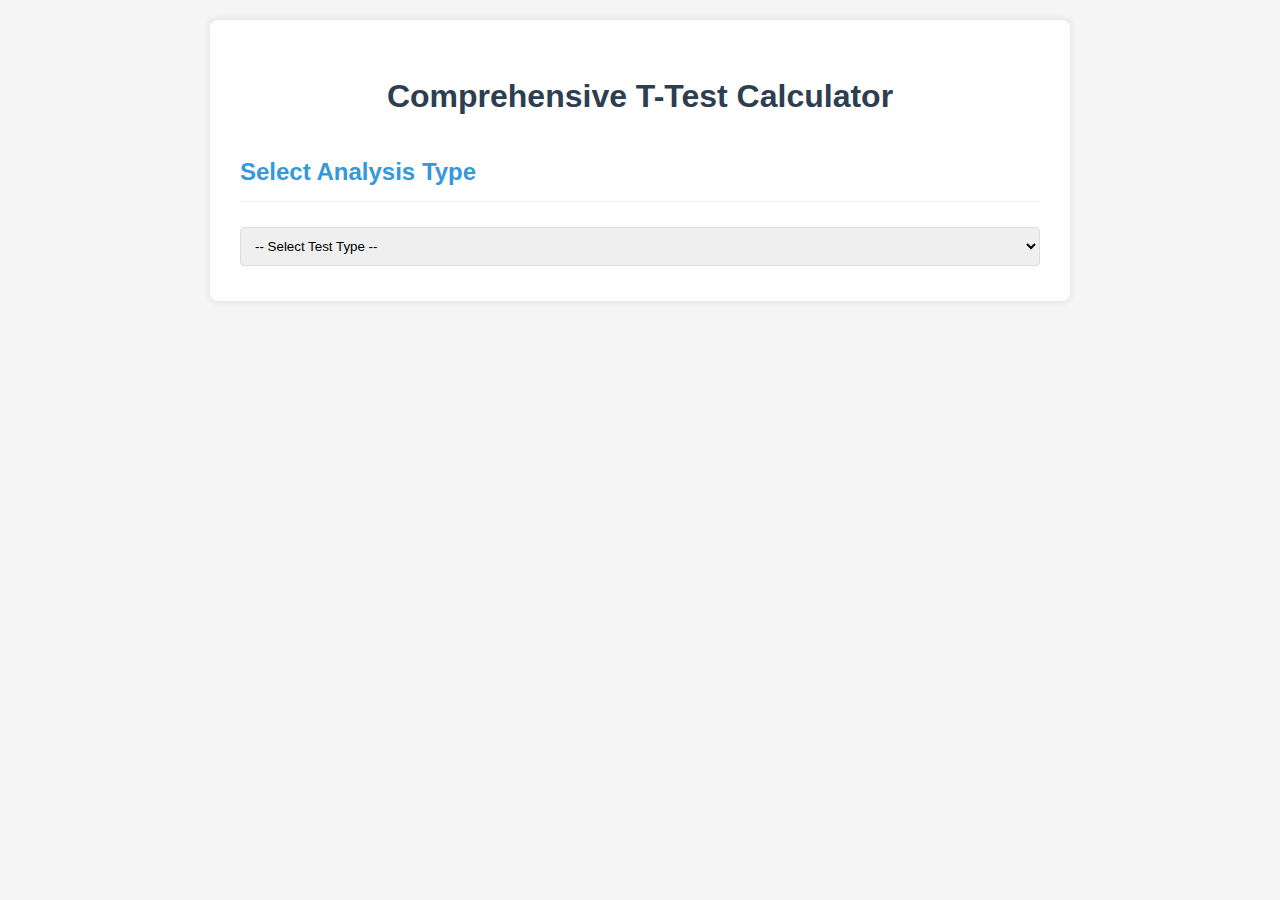
<file: index.html>
<!DOCTYPE html>
<html lang="en">
<head>
    <meta charset="UTF-8">
    <meta name="viewport" content="width=device-width, initial-scale=1.0">
    <title>Comprehensive T-Test Calculator</title>
    <link rel="stylesheet" href="styles.css">
</head>
<body>
    <div class="container">
        <h1>Comprehensive T-Test Calculator</h1>
        
        <div class="test-selection">
            <h2>Select Analysis Type</h2>
            <select id="testType">
                <option value="">-- Select Test Type --</option>
                <optgroup label="Hypothesis Tests">
                    <option value="oneSample">One-Sample T-Test</option>
                    <option value="twoSample">Two-Sample T-Test</option>
                    <option value="paired">Paired T-Test</option>
                </optgroup>
                <optgroup label="Confidence Intervals">
                    <option value="ciSingleMean">CI for Single Mean</option>
                    <option value="ciTwoMeans">CI for Two Independent Means</option>
                    <option value="ciPaired">CI for Paired Differences</option>
                </optgroup>
            </select>
        </div>

        <div id="inputForm" class="hidden">
            <h2>Test Parameters</h2>
            <form id="tTestForm">
                <!-- Dynamic inputs will go here -->
            </form>

            <div id="hypothesisSection" class="hidden">
                <h2>Hypothesis Testing</h2>
                <div>
                    <label>Null Hypothesis (H₀):</label>
                    <span id="nullHypothesis"></span>
                </div>
                <div>
                    <label>Alternative Hypothesis (H₁):</label>
                    <span id="altHypothesis"></span>
                </div>
                <div>
                    <label>Test Type:</label>
                    <select id="tailType">
                        <option value="twoTailed">Two-Tailed Test</option>
                        <option value="leftTailed">Left-Tailed Test (H₁: <)</option>
                        <option value="rightTailed">Right-Tailed Test (H₁: >)</option>
                    </select>
                </div>
                <div>
                    <label>Significance Level (α):</label>
                    <select id="significanceLevel">
                        <option value="0.01">0.01 (1%)</option>
                        <option value="0.05" selected>0.05 (5%)</option>
                        <option value="0.10">0.10 (10%)</option>
                    </select>
                </div>
            </div>

            <div id="confidenceSection" class="hidden">
                <h2>Confidence Interval</h2>
                <div>
                    <label>Confidence Level:</label>
                    <select id="confidenceLevel">
                        <!-- Options will be populated by JavaScript -->
                    </select>
                </div>
            </div>

            <button id="calculateBtn">Calculate</button>
        </div>

        <div id="results" class="hidden">
            <h2>Analysis Results</h2>
            <div id="resultContent"></div>
            <button id="newTestBtn">Perform New Analysis</button>
        </div>
    </div>

    <script src="script.js"></script>
</body>
</html>
</file>
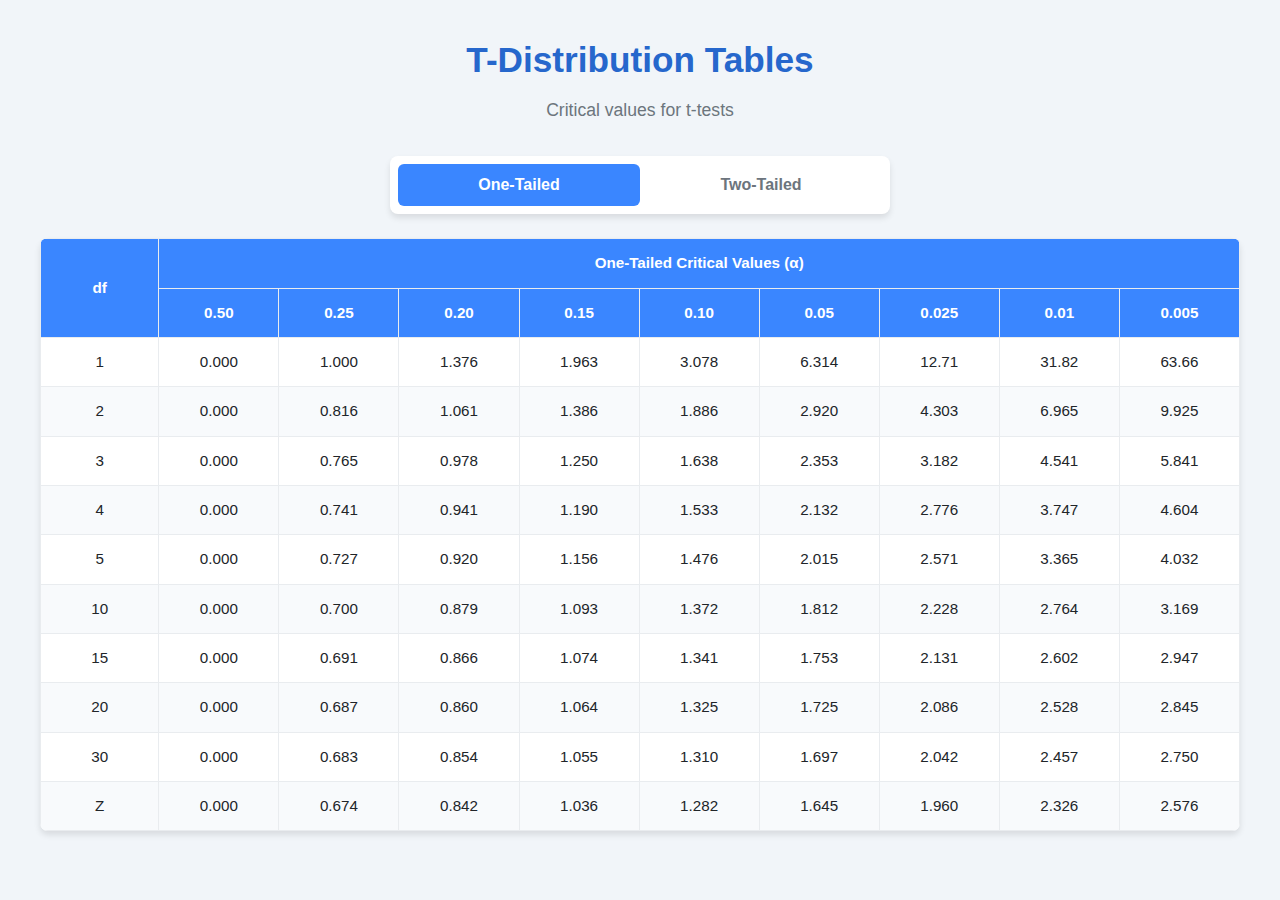
<file: t-table.html>
<!DOCTYPE html>
<html lang="en">
  <head>
    <meta charset="UTF-8" />
    <meta name="viewport" content="width=device-width, initial-scale=1.0" />
    <title>T-Distribution Tables</title>
    <style>
      :root {
        --primary: #3a86ff;
        --primary-dark: #2667cc;
        --light: #f8f9fa;
        --dark: #212529;
        --gray: #6c757d;
        --border-radius: 8px;
        --shadow: 0 4px 6px rgba(0, 0, 0, 0.1);
      }

      * {
        box-sizing: border-box;
        margin: 0;
        padding: 0;
      }

      body {
        font-family: "Segoe UI", Tahoma, Geneva, Verdana, sans-serif;
        line-height: 1.6;
        color: var(--dark);
        background-color: #f1f5f9;
        padding: 2rem;
      }

      .container {
        max-width: 1200px;
        margin: 0 auto;
      }

      header {
        text-align: center;
        margin-bottom: 2rem;
      }

      h1 {
        color: var(--primary-dark);
        margin-bottom: 0.5rem;
        font-size: 2.2rem;
      }

      .subtitle {
        color: var(--gray);
        font-size: 1.1rem;
      }

      .toggle-container {
        display: flex;
        justify-content: center;
        margin-bottom: 1.5rem;
        background: white;
        border-radius: var(--border-radius);
        box-shadow: var(--shadow);
        padding: 0.5rem;
        max-width: 500px;
        margin-left: auto;
        margin-right: auto;
      }

      .toggle-btn {
        flex: 1;
        padding: 0.75rem 1.5rem;
        border: none;
        background: none;
        font-weight: 600;
        font-size: 1rem;
        color: var(--gray);
        cursor: pointer;
        transition: all 0.3s ease;
        border-radius: calc(var(--border-radius) - 2px);
      }

      .toggle-btn.active {
        background-color: var(--primary);
        color: white;
      }

      .table-container {
        background-color: white;
        border-radius: var(--border-radius);
        box-shadow: var(--shadow);
        overflow-x: auto;
        margin-bottom: 2rem;
      }

      table {
        width: 100%;
        border-collapse: collapse;
        font-size: 0.95rem;
      }

      th,
      td {
        padding: 0.75rem 1rem;
        text-align: center;
        border: 1px solid #e9ecef;
        min-width: 70px;
      }

      th {
        background-color: var(--primary);
        color: white;
        font-weight: 600;
        position: sticky;
        top: 0;
      }

      tr:nth-child(even) {
        background-color: #f8fafc;
      }

      tr:hover {
        background-color: #f1f8ff;
      }

      .z-row {
        background-color: #e3f2fd;
        font-weight: 500;
      }

      .highlight {
        background-color: #fff3bf;
        font-weight: bold;
        position: relative;
      }

      .highlight::after {
        content: "";
        position: absolute;
        top: 2px;
        right: 2px;
        bottom: 2px;
        left: 2px;
        border: 2px solid #f72585;
        border-radius: 4px;
        pointer-events: none;
      }

      .hidden {
        display: none;
      }

      @media (max-width: 768px) {
        body {
          padding: 1rem;
        }

        .toggle-container {
          flex-direction: column;
        }

        th,
        td {
          padding: 0.5rem;
          font-size: 0.85rem;
        }
      }
    </style>
  </head>
  <body>
    <div class="container">
      <header>
        <h1>T-Distribution Tables</h1>
        <p class="subtitle">Critical values for t-tests</p>
      </header>

      <div class="toggle-container">
        <button id="oneTailBtn" class="toggle-btn active">One-Tailed</button>
        <button id="twoTailBtn" class="toggle-btn">Two-Tailed</button>
      </div>

      <!-- One-Tailed Table -->
      <div id="oneTailTable" class="table-container">
        <table>
          <thead>
            <tr>
              <th rowspan="2">df</th>
              <th colspan="9">One-Tailed Critical Values (α)</th>
            </tr>
            <tr>
              <th>0.50</th>
              <th>0.25</th>
              <th>0.20</th>
              <th>0.15</th>
              <th>0.10</th>
              <th>0.05</th>
              <th>0.025</th>
              <th>0.01</th>
              <th>0.005</th>
            </tr>
          </thead>
          <tbody>
            <tr>
              <td>1</td>
              <td>0.000</td>
              <td>1.000</td>
              <td>1.376</td>
              <td>1.963</td>
              <td>3.078</td>
              <td>6.314</td>
              <td>12.71</td>
              <td>31.82</td>
              <td>63.66</td>
            </tr>
            <tr>
              <td>2</td>
              <td>0.000</td>
              <td>0.816</td>
              <td>1.061</td>
              <td>1.386</td>
              <td>1.886</td>
              <td>2.920</td>
              <td>4.303</td>
              <td>6.965</td>
              <td>9.925</td>
            </tr>
            <tr>
              <td>3</td>
              <td>0.000</td>
              <td>0.765</td>
              <td>0.978</td>
              <td>1.250</td>
              <td>1.638</td>
              <td>2.353</td>
              <td>3.182</td>
              <td>4.541</td>
              <td>5.841</td>
            </tr>
            <tr>
              <td>4</td>
              <td>0.000</td>
              <td>0.741</td>
              <td>0.941</td>
              <td>1.190</td>
              <td>1.533</td>
              <td>2.132</td>
              <td>2.776</td>
              <td>3.747</td>
              <td>4.604</td>
            </tr>
            <tr>
              <td>5</td>
              <td>0.000</td>
              <td>0.727</td>
              <td>0.920</td>
              <td>1.156</td>
              <td>1.476</td>
              <td>2.015</td>
              <td>2.571</td>
              <td>3.365</td>
              <td>4.032</td>
            </tr>
            <tr>
              <td>10</td>
              <td>0.000</td>
              <td>0.700</td>
              <td>0.879</td>
              <td>1.093</td>
              <td>1.372</td>
              <td>1.812</td>
              <td>2.228</td>
              <td>2.764</td>
              <td>3.169</td>
            </tr>
            <tr>
              <td>15</td>
              <td>0.000</td>
              <td>0.691</td>
              <td>0.866</td>
              <td>1.074</td>
              <td>1.341</td>
              <td>1.753</td>
              <td>2.131</td>
              <td>2.602</td>
              <td>2.947</td>
            </tr>
            <tr>
              <td>20</td>
              <td>0.000</td>
              <td>0.687</td>
              <td>0.860</td>
              <td>1.064</td>
              <td>1.325</td>
              <td>1.725</td>
              <td>2.086</td>
              <td>2.528</td>
              <td>2.845</td>
            </tr>
            <tr>
              <td>30</td>
              <td>0.000</td>
              <td>0.683</td>
              <td>0.854</td>
              <td>1.055</td>
              <td>1.310</td>
              <td>1.697</td>
              <td>2.042</td>
              <td>2.457</td>
              <td>2.750</td>
            </tr>
            <tr class="z-row">
              <td>Z</td>
              <td>0.000</td>
              <td>0.674</td>
              <td>0.842</td>
              <td>1.036</td>
              <td>1.282</td>
              <td>1.645</td>
              <td>1.960</td>
              <td>2.326</td>
              <td>2.576</td>
            </tr>
          </tbody>
        </table>
      </div>

      <!-- Two-Tailed Table -->
      <div id="twoTailTable" class="table-container hidden">
        <table>
          <thead>
            <tr>
              <th rowspan="2">df</th>
              <th colspan="9">Two-Tailed Critical Values (α)</th>
            </tr>
            <tr>
              <th>1.00</th>
              <th>0.50</th>
              <th>0.40</th>
              <th>0.30</th>
              <th>0.20</th>
              <th>0.10</th>
              <th>0.05</th>
              <th>0.02</th>
              <th>0.01</th>
            </tr>
          </thead>
          <tbody>
            <tr>
              <td>1</td>
              <td>0.000</td>
              <td>1.000</td>
              <td>1.376</td>
              <td>1.963</td>
              <td>3.078</td>
              <td>6.314</td>
              <td>12.71</td>
              <td>31.82</td>
              <td>63.66</td>
            </tr>
            <tr>
              <td>2</td>
              <td>0.000</td>
              <td>0.816</td>
              <td>1.061</td>
              <td>1.386</td>
              <td>1.886</td>
              <td>2.920</td>
              <td>4.303</td>
              <td>6.965</td>
              <td>9.925</td>
            </tr>
            <tr>
              <td>3</td>
              <td>0.000</td>
              <td>0.765</td>
              <td>0.978</td>
              <td>1.250</td>
              <td>1.638</td>
              <td>2.353</td>
              <td>3.182</td>
              <td>4.541</td>
              <td>5.841</td>
            </tr>
            <tr>
              <td>4</td>
              <td>0.000</td>
              <td>0.741</td>
              <td>0.941</td>
              <td>1.190</td>
              <td>1.533</td>
              <td>2.132</td>
              <td>2.776</td>
              <td>3.747</td>
              <td>4.604</td>
            </tr>
            <tr>
              <td>5</td>
              <td>0.000</td>
              <td>0.727</td>
              <td>0.920</td>
              <td>1.156</td>
              <td>1.476</td>
              <td>2.015</td>
              <td>2.571</td>
              <td>3.365</td>
              <td>4.032</td>
            </tr>
            <tr>
              <td>10</td>
              <td>0.000</td>
              <td>0.700</td>
              <td>0.879</td>
              <td>1.093</td>
              <td>1.372</td>
              <td>1.812</td>
              <td>2.228</td>
              <td>2.764</td>
              <td>3.169</td>
            </tr>
            <tr>
              <td>15</td>
              <td>0.000</td>
              <td>0.691</td>
              <td>0.866</td>
              <td>1.074</td>
              <td>1.341</td>
              <td>1.753</td>
              <td>2.131</td>
              <td>2.602</td>
              <td>2.947</td>
            </tr>
            <tr>
              <td>20</td>
              <td>0.000</td>
              <td>0.687</td>
              <td>0.860</td>
              <td>1.064</td>
              <td>1.325</td>
              <td>1.725</td>
              <td>2.086</td>
              <td>2.528</td>
              <td>2.845</td>
            </tr>
            <tr>
              <td>30</td>
              <td>0.000</td>
              <td>0.683</td>
              <td>0.854</td>
              <td>1.055</td>
              <td>1.310</td>
              <td>1.697</td>
              <td>2.042</td>
              <td>2.457</td>
              <td>2.750</td>
            </tr>
            <tr class="z-row">
              <td>Z</td>
              <td>0.000</td>
              <td>0.674</td>
              <td>0.842</td>
              <td>1.036</td>
              <td>1.282</td>
              <td>1.645</td>
              <td>1.960</td>
              <td>2.326</td>
              <td>2.576</td>
            </tr>
          </tbody>
        </table>
      </div>
    </div>

    <script>
      // Toggle between tables
      const oneTailBtn = document.getElementById("oneTailBtn");
      const twoTailBtn = document.getElementById("twoTailBtn");
      const oneTailTable = document.getElementById("oneTailTable");
      const twoTailTable = document.getElementById("twoTailTable");

      oneTailBtn.addEventListener("click", () => {
        oneTailBtn.classList.add("active");
        twoTailBtn.classList.remove("active");
        oneTailTable.classList.remove("hidden");
        twoTailTable.classList.add("hidden");
      });

      twoTailBtn.addEventListener("click", () => {
        twoTailBtn.classList.add("active");
        oneTailBtn.classList.remove("active");
        twoTailTable.classList.remove("hidden");
        oneTailTable.classList.add("hidden");
      });

      // Add hover effect to table cells
      document.addEventListener("DOMContentLoaded", () => {
        const cells = document.querySelectorAll("td");
        cells.forEach((cell) => {
          cell.addEventListener("mouseenter", function () {
            this.style.backgroundColor = "#e6f7ff";
          });
          cell.addEventListener("mouseleave", function () {
            this.style.backgroundColor = "";
          });
        });
      });
    </script>
  </body>
</html>
</file>
<file: styles.css>
body {
    font-family: 'Segoe UI', Tahoma, Geneva, Verdana, sans-serif;
    line-height: 1.6;
    color: #333;
    background-color: #f5f5f5;
    margin: 0;
    padding: 20px;
}

.container {
    max-width: 800px;
    margin: 0 auto;
    background: white;
    padding: 30px;
    border-radius: 8px;
    box-shadow: 0 0 10px rgba(0, 0, 0, 0.1);
}

h1 {
    color: #2c3e50;
    text-align: center;
    margin-bottom: 30px;
}

h2 {
    color: #3498db;
    margin-top: 25px;
    border-bottom: 1px solid #eee;
    padding-bottom: 10px;
}

select, input, button {
    padding: 10px;
    margin: 5px 0;
    border: 1px solid #ddd;
    border-radius: 4px;
    width: 100%;
    box-sizing: border-box;
}

button {
    background-color: #3498db;
    color: white;
    border: none;
    cursor: pointer;
    font-size: 16px;
    margin-top: 20px;
    transition: background-color 0.3s;
}

button:hover {
    background-color: #2980b9;
}

.form-group {
    margin-bottom: 15px;
}

.hidden {
    display: none;
}

#results {
    background-color: #f9f9f9;
    padding: 20px;
    border-radius: 5px;
    margin-top: 20px;
}

.result-item {
    margin-bottom: 10px;
}

.significant {
    color: #e74c3c;
    font-weight: bold;
}

.not-significant {
    color: #2ecc71;
    font-weight: bold;
}

.critical-value {
    background-color: #f8f9fa;
    padding: 10px;
    border-radius: 4px;
    margin-top: 10px;
}

#confidenceSection {
    margin-top: 20px;
    padding: 15px;
    background-color: #f8f9fa;
    border-radius: 5px;
}

#hypothesisSection {
    margin-top: 20px;
}

.result-item strong {
    display: inline-block;
    width: 180px;
}

.data-input {
    margin-bottom: 10px;
}

.data-input label {
    display: block;
    margin-bottom: 5px;
    font-weight: bold;
}

.data-input input {
    width: calc(100% - 20px);
    padding: 8px;
}
</file>
